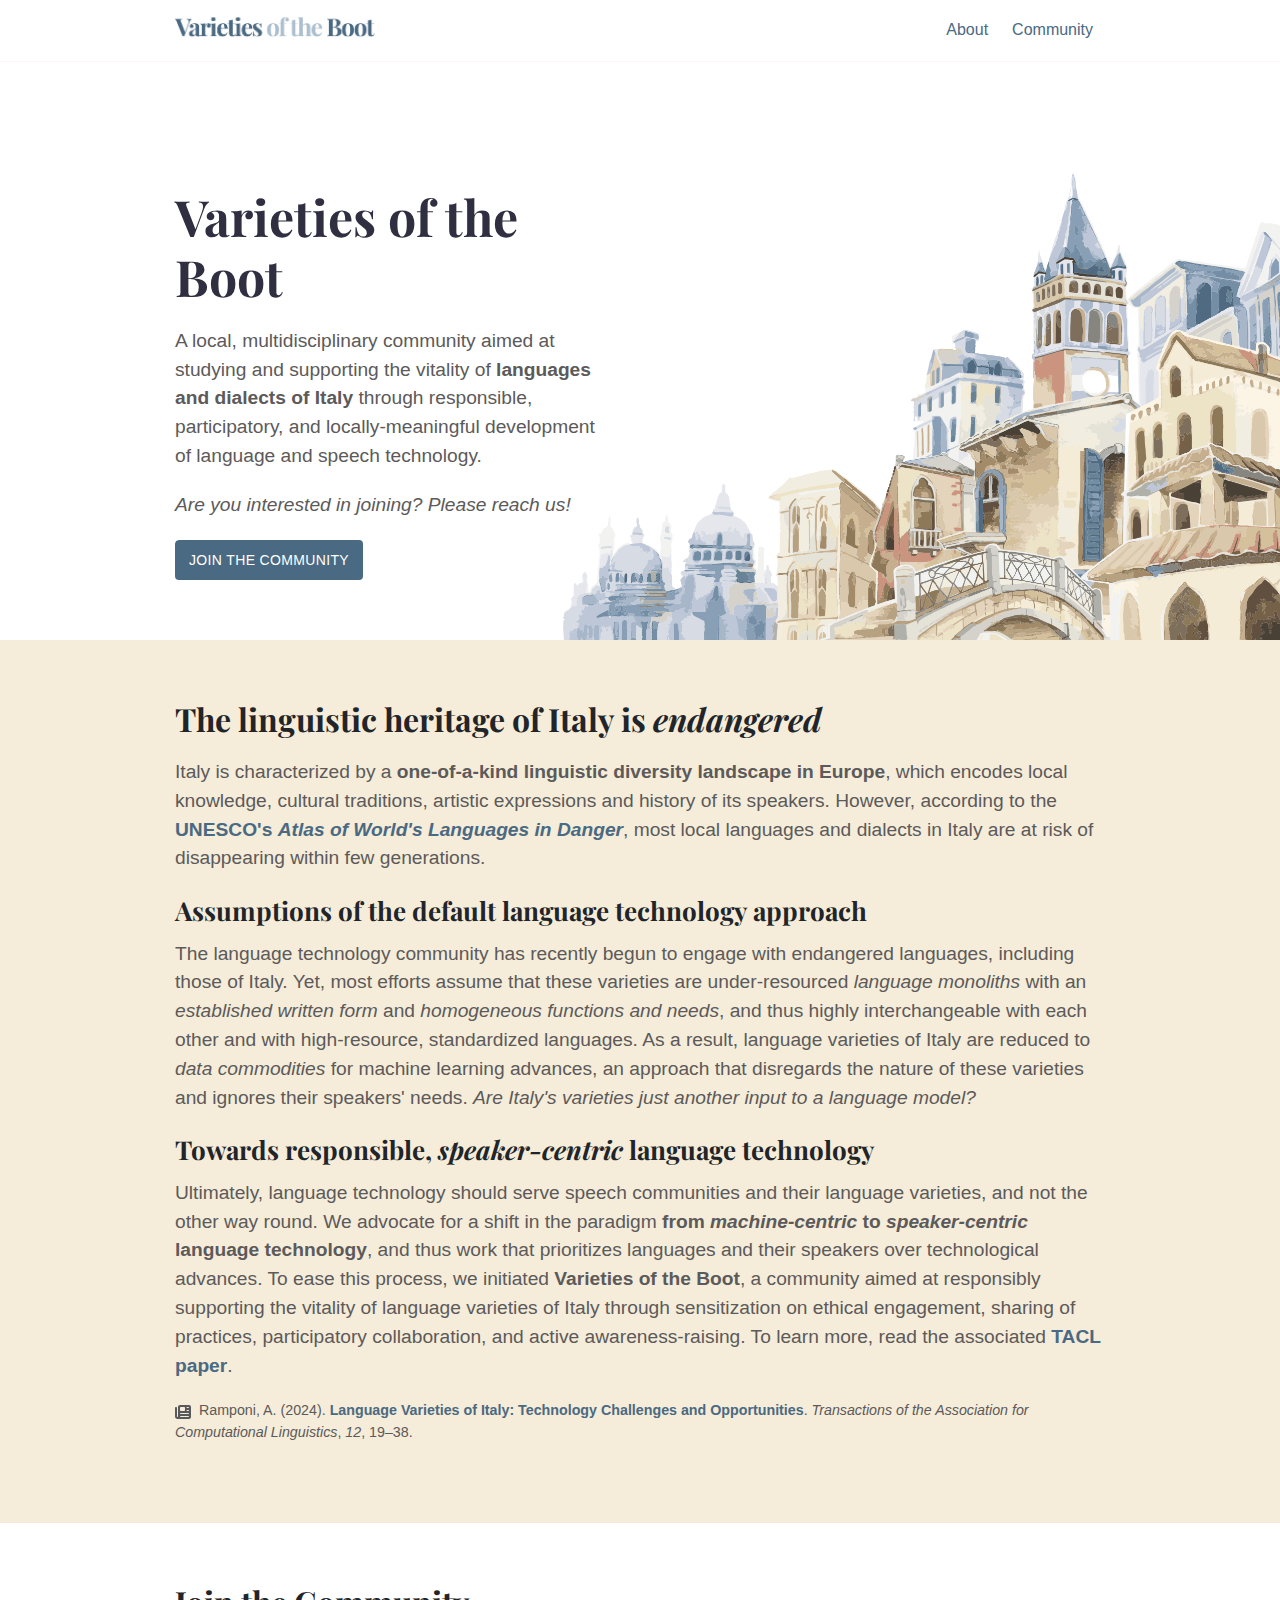
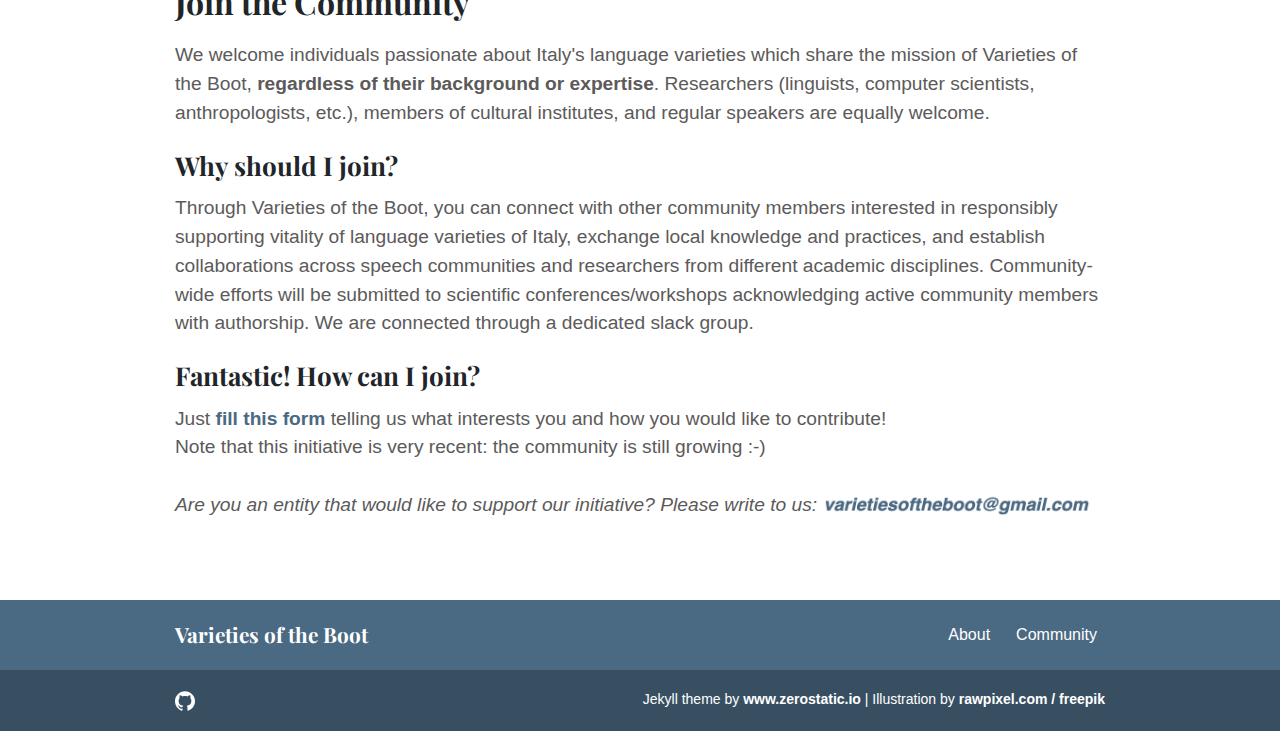
<file: index.html>
<!DOCTYPE html>
<html lang="en">

<head>
  <meta charset="utf-8">
  <title>Varieties of the Boot</title>
  <meta name="viewport" content="width=device-width, initial-scale=1" />
  <link rel="icon" type="image/png" href="/images/favicon-32x32.svg">
  <!-- Google Fonts CDN -->
  <link rel="preconnect" href="https://fonts.googleapis.com">
  <link rel="preconnect" href="https://fonts.gstatic.com" crossorigin>
  <link href="https://fonts.googleapis.com/css2?family=Playfair+Display:wght@400;700&display=swap" rel="stylesheet">
  <!-- Self host font -->
  <!-- <link rel="preload" href="/assets/fonts/playfair-display.woff2" as="font" type="font/woff2" crossorigin> -->
  <link href="/assets/css/style.css" rel="stylesheet">
  
  <meta name="description" content="A local, multidisciplinary community aimed at studying and supporting the vitality of languages and dialects of Italy through responsible, participatory, and locally-meaningful development of language and speech technology." />
  <meta property="og:title" content="Varieties of the Boot"/>
  <meta property="og:type" content="website"/>
  <meta property="og:url" content=""/>
  
  <meta property="og:description" content="A local, multidisciplinary community aimed at studying and supporting the vitality of languages and dialects of Italy through responsible, participatory, and locally-meaningful development of language and speech technology."/>
  <meta name="twitter:card" content="summary"/>
  <meta name="twitter:site" content=""/>
  <meta name="twitter:creator" content=""/>

</head>

<body class='page page-home'>
  <div id="main-menu-mobile" class="main-menu-mobile">
  
  <ul>
    
    <li class="">
      <a href="/#about">About</a>
    </li>
    
    <li class="">
      <a href="/#join-the-community">Community</a>
    </li>
    
  </ul>
</div>

  <div id="wrapper" class="wrapper">
    <div class='header'>
  <div class="container">
    <div class="logo">
      <a href="/"><img width="200px" height="32px" alt="Varieties of the Boot" src="/images/logo/logo.svg" /></a>
    </div>
    <div class="logo-mobile">
      <a href="/"><img width="32px" height="32px" alt="Varieties of the Boot" src="/images/logo/logo-mobile.svg" /></a>
    </div>
    <div id="main-menu" class="main-menu">
  
  <ul>
    
    <li class="">
      <a href="/#about">About</a>
    </li>
    
    <li class="">
      <a href="/#join-the-community">Community</a>
    </li>
    
  </ul>
</div>

    <button id="toggle-main-menu-mobile" class="hamburger hamburger--slider" type="button" aria-label="Mobile Menu">
  <span class="hamburger-box">
    <span class="hamburger-inner"></span>
  </span>
</button>
  </div>
</div>

    <div class="intro">
  <div class="container">
    <div class="row justify-content-start">
      <div class="col-12 col-md-7 col-lg-6 order-2 order-md-1" style="z-index:15;">
        <h1 id="varieties-of-the-boot">Varieties of the Boot</h1>

<p>A local, multidisciplinary community aimed at studying and supporting the vitality of <strong>languages and dialects of Italy</strong> through responsible, participatory, and locally-meaningful development of language and speech technology.</p>

<p><em>Are you interested in joining? Please reach us!</em></p>

        
          <div class="join">
    
      <div class="join-box">
        <a href="#join-the-community" class="button">Join the community</a>
      </div>
    
</div>

        
        
      </div>
      
      <div class="col-12 col-md-5 col-lg-6 order-1 order-md-2 position-relative">
        <img alt="Varieties of the Boot" class="intro-image intro-image-absolute" src="images/illustrations/header-image.svg" />
      </div>
      
    </div>
  </div>
</div>

<div class="strip section-ochre">
  <div class="container pt-6 pb-6 pt-md-10 pb-md-10 padding-medium">
      <a id="about"><h1>The linguistic heritage of Italy is <i>endangered</i></h1></a>
      <p class="p-ochre">Italy is characterized by a <b>one-of-a-kind linguistic diversity landscape in Europe</b>, which encodes local knowledge, cultural traditions, artistic expressions and history of its speakers. However, according to the <a href="https://unesdoc.unesco.org/ark:/48223/pf0000187026" target="_blank"><b>UNESCO's <i>Atlas of World's Languages in Danger</i></b></a>, most local languages and dialects in Italy are at risk of disappearing within few generations.</p>
      <h2>Assumptions of the default language technology approach</h2>
      <p class="p-ochre">The language technology community has recently begun to engage with endangered languages, including those of Italy. Yet, most efforts assume that these varieties are under-resourced <i>language monoliths</i> with an <i>established written form</i> and <i>homogeneous functions and needs</i>, and thus highly interchangeable with each other and with high-resource, standardized languages. As a result, language varieties of Italy are reduced to <i>data commodities</i> for machine learning advances, an approach that disregards the nature of these varieties and ignores their speakers' needs. <i>Are Italy's varieties just another input to a language model?</i></p>
      <h2>Towards responsible, <i>speaker-centric</i> language technology</h2>
      <p class="p-ochre">Ultimately, language technology should serve speech communities and their language varieties, and not the other way round. We advocate for a shift in the paradigm <b>from <i>machine-centric</i> to <i>speaker-centric</i> language technology</b>, and thus work that prioritizes languages and their speakers over technological advances. To ease this process, we initiated <b>Varieties of the Boot</b>, a community aimed at responsibly supporting the vitality of language varieties of Italy through sensitization on ethical engagement, sharing of practices, participatory collaboration, and active awareness-raising. To learn more, read the associated <a href="https://direct.mit.edu/tacl/article/doi/10.1162/tacl_a_00631/119058/Language-Varieties-of-Italy-Technology-Challenges" target="_blank"><b>TACL paper</b></a>.</p><p class="p-ochre" style="font-size:10.7pt;"><img src="assets/newspaper-solid.svg"></img>&nbsp;&nbsp;Ramponi, A. (2024). <a href="https://direct.mit.edu/tacl/article/doi/10.1162/tacl_a_00631/119058/Language-Varieties-of-Italy-Technology-Challenges" target="_blank"><b>Language Varieties of Italy: Technology Challenges and Opportunities</b></a>. <i>Transactions of the Association for Computational Linguistics</i>, <i>12</i>, 19–38.</p>
  </div>
</div>

<div class="strip section-white">
  <div class="container pt-6 pb-6 pt-md-10 pb-md-10 padding-medium">
      <a id="join-the-community"><h1>Join the Community</h1></a>
      <p class="p-white">We welcome individuals passionate about Italy's language varieties which share the mission of Varieties of the Boot, <b>regardless of their background or expertise</b>. Researchers (linguists, computer scientists, anthropologists, etc.), members of cultural institutes, and regular speakers are equally welcome.</p>
      <h2>Why should I join?</h2>
      <p class="p-white">Through Varieties of the Boot, you can connect with other community members interested in responsibly supporting vitality of language varieties of Italy, exchange local knowledge and practices, and establish collaborations across speech communities and researchers from different academic disciplines. Community-wide efforts will be submitted to scientific conferences/workshops acknowledging active community members with authorship. We are connected through a dedicated slack group.</p>
      
      <a id="#how-to-join"><h2>Fantastic! How can I join?</h2></a>
      <p class="p-white">Just <b><a href="https://forms.gle/7iBAXXCct2gpoKfL9" target="_blank">fill this form</a></b> telling us what interests you and how you would like to contribute!<br /> 
      Note that this initiative is very recent: the community is still growing :-)
      <br />
      <br />
     <i>Are you an entity that would like to support our initiative? Please write to us:</i> <img src="images/social/votb.png" width="270px"></img></p>
  </div>
</div>



  </div>
  <div class="footer">
  <div class="container">
    <div class="row">
      <div class="col-12">
        <div class="footer-inner">
          <h2 class="footer-title">Varieties of the Boot</h2>
          <ul>
            
            
            <li class="">
              <a href="/#about">About</a>
            </li>
            
            <li class="">
              <a href="/#join-the-community">Community</a>
            </li>
            
          </ul>
        </div>
      </div>
    </div>
  </div>
</div>

  <div class="sub-footer">
  <div class="container">
    <div class="row">
      <div class="col-12">
        <div class="sub-footer-inner">
          
            <div class="social">
  
    <a href="https://github.com/varietiesoftheboot" target="blank"><img src="/images/social/github.svg" title="Github" alt="Github" /></a>
  
</div>

          
          
          <div class="copyright">Jekyll theme by <a class="zerostatic" href="https://www.zerostatic.io">www.zerostatic.io</a> | Illustration by <a href="http://www.freepik.com" target="_blank">rawpixel.com / freepik</a></div>
          
        </div>
      </div>
    </div>
  </div>
</div>
  <script type="text/javascript" src="/assets/js/scripts.js"></script>
  
</body>
</html>
</file>
